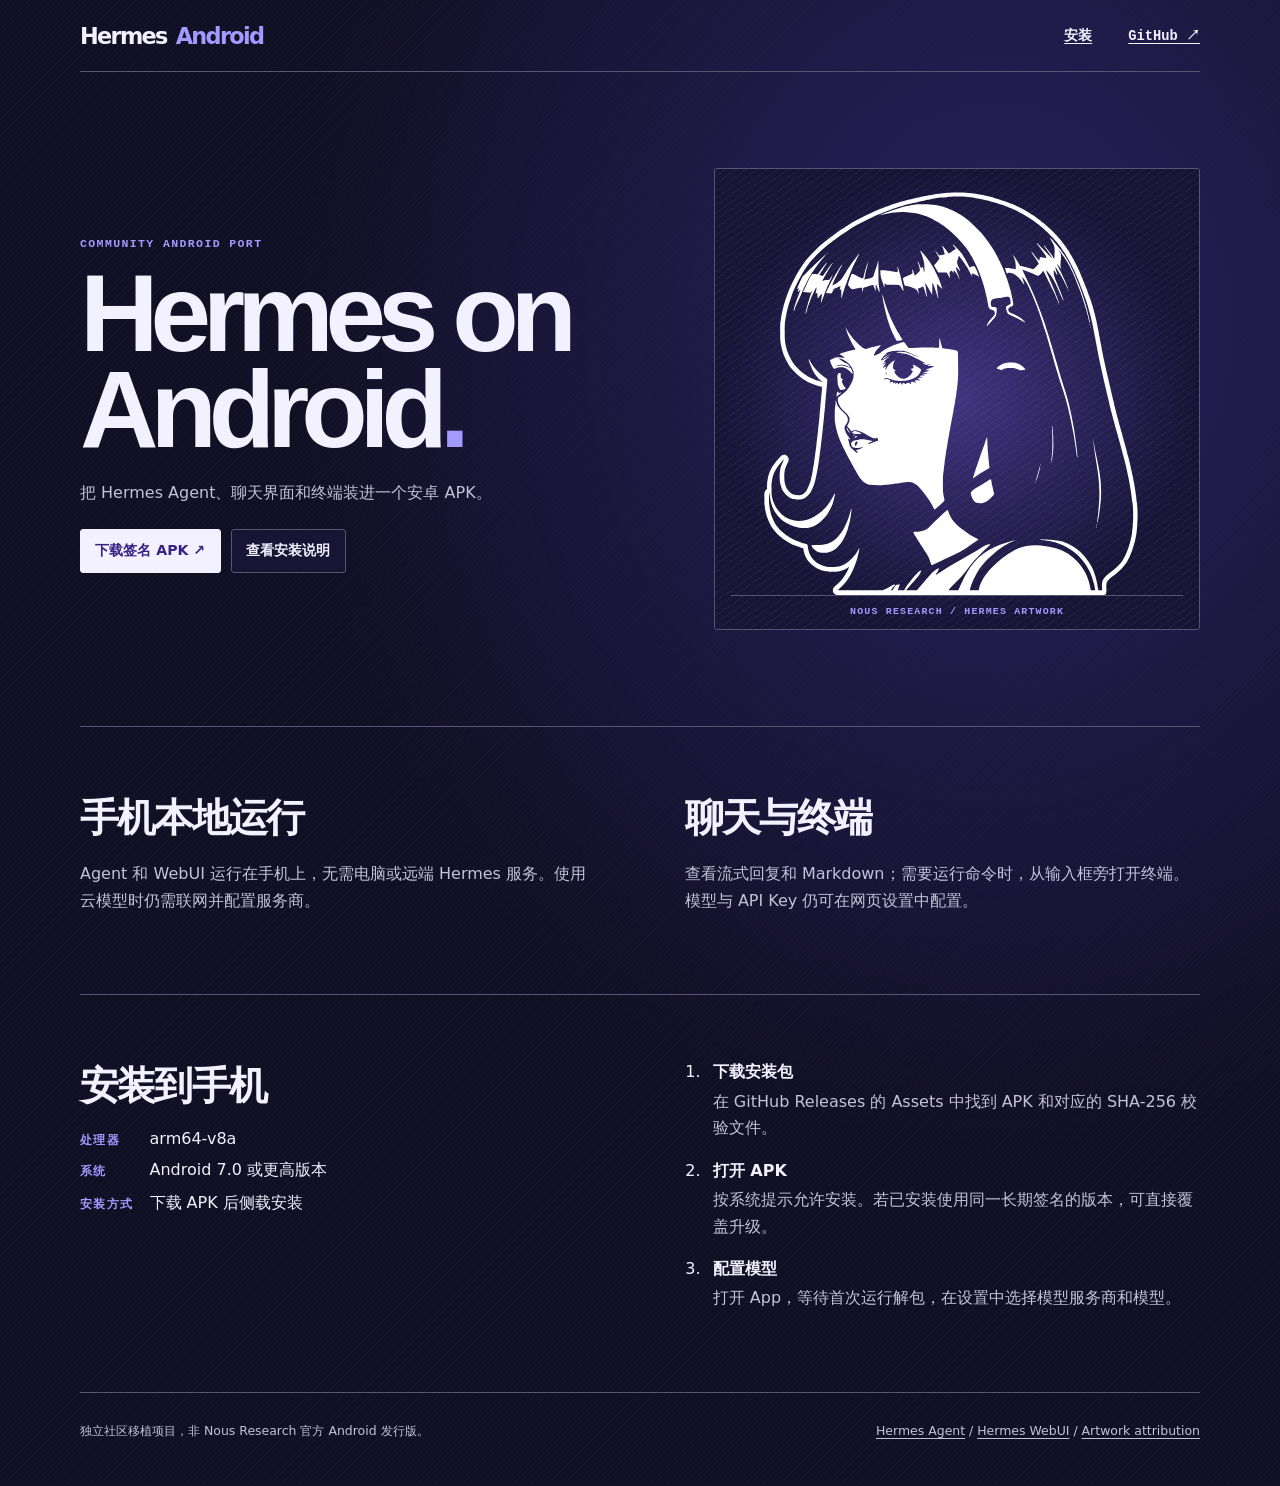
<file: docs/index.html>
<!doctype html>
<html lang="zh-CN">
<head>
<meta charset="utf-8"><meta name="viewport" content="width=device-width,initial-scale=1">
<meta name="description" content="Hermes Android 社区移植版。把 Hermes Agent、聊天界面和终端装进一个安卓 APK。">
<title>Hermes Android | 社区移植版</title>
<link rel="icon" href="assets/nous-girl.png"><link rel="stylesheet" href="style.css">
</head>
<body>
<a class="skip" href="#main">跳到正文</a>
<header class="frame mast"><a class="brand" href="./">Hermes<span>Android</span></a><nav aria-label="主导航"><a href="#install">安装</a><a href="https://github.com/HKLHaoBin/hermes-android">GitHub ↗</a></nav></header>
<main id="main" class="frame">
<section class="hero" aria-labelledby="hero-title">
<div class="hero-copy"><p class="label">COMMUNITY ANDROID PORT</p><h1 id="hero-title">Hermes on<br>Android<span>.</span></h1><p class="lead">把 Hermes Agent、聊天界面和终端装进一个安卓 APK。</p><div class="actions"><a class="button" href="https://github.com/HKLHaoBin/hermes-android/releases/latest">下载签名 APK ↗</a><a class="button secondary" href="#install">查看安装说明</a></div></div>
<figure class="print"><img src="assets/nous-girl.svg" width="500" height="500" alt="Hermes 的黑白版画少女头像"><figcaption>NOUS RESEARCH / HERMES ARTWORK</figcaption></figure>
</section>
<section class="features" aria-label="主要功能"><article><h2>手机本地运行</h2><p>Agent 和 WebUI 运行在手机上，无需电脑或远端 Hermes 服务。使用云模型时仍需联网并配置服务商。</p></article><article><h2>聊天与终端</h2><p>查看流式回复和 Markdown；需要运行命令时，从输入框旁打开终端。模型与 API Key 仍可在网页设置中配置。</p></article></section>
<section id="install" class="install" aria-labelledby="install-title"><div><h2 id="install-title">安装到手机</h2><dl><dt>处理器</dt><dd>arm64-v8a</dd><dt>系统</dt><dd>Android 7.0 或更高版本</dd><dt>安装方式</dt><dd>下载 APK 后侧载安装</dd></dl></div><ol><li><strong>下载安装包</strong><p>在 GitHub Releases 的 Assets 中找到 APK 和对应的 SHA-256 校验文件。</p></li><li><strong>打开 APK</strong><p>按系统提示允许安装。若已安装使用同一长期签名的版本，可直接覆盖升级。</p></li><li><strong>配置模型</strong><p>打开 App，等待首次运行解包，在设置中选择模型服务商和模型。</p></li></ol></section>
</main>
<footer class="frame footer"><p>独立社区移植项目，非 Nous Research 官方 Android 发行版。</p><p><a href="https://github.com/NousResearch/hermes-agent">Hermes Agent</a> / <a href="https://github.com/nesquena/hermes-webui">Hermes WebUI</a> / <a href="assets/NOUS-LICENSE.txt">Artwork attribution</a></p></footer>
</body></html>
</file>
<file: docs/style.css>
:root{color-scheme:dark;--paper:#f3f1ff;--muted:#c4c1d9;--edge:#595474;--ink:#171434;--glow:#a29aff;font-family:system-ui,sans-serif;background:#110f24;color:var(--paper)}*{box-sizing:border-box}body{margin:0;background:radial-gradient(ellipse at 78% 22%,#29215f 0,transparent 50%),repeating-linear-gradient(135deg,#ffffff04 0 1px,transparent 1px 4px),#110f24}a{color:inherit;text-underline-offset:.25em}a:focus-visible{outline:3px solid var(--glow);outline-offset:4px}.frame{width:min(1120px,calc(100% - 3rem));margin:auto}.mast,.footer{display:flex;align-items:center;justify-content:space-between;gap:1rem;border-bottom:1px solid var(--edge)}.mast{height:72px}.brand{font-size:1.4rem;font-weight:730;letter-spacing:-.075em;text-decoration:none}.brand span{color:var(--glow);margin-left:.4em}.mast nav{display:flex;gap:clamp(.85rem,4vw,2.25rem);font:600 .86rem ui-monospace,monospace}.hero{display:grid;grid-template-columns:1.08fr .92fr;gap:clamp(1.5rem,5vw,5rem);align-items:center;padding:clamp(3rem,8vw,6rem) 0}.label,figcaption,dt{font:600 .72rem ui-monospace,monospace;letter-spacing:.12em;color:var(--glow)}h1{font:600 clamp(3.65rem,8.5vw,8.1rem)/.88 'Arial Narrow','Aptos Narrow','Franklin Gothic Medium',sans-serif;letter-spacing:-.075em;margin:1rem 0 1.4rem}h1 span{color:var(--glow)}.lead,p,li{line-height:1.65}.lead{color:var(--muted);margin:0 0 1.4rem}.actions{display:flex;gap:.65rem;flex-wrap:wrap}.button{display:inline-flex;align-items:center;min-height:44px;padding:.55rem .9rem;border:1px solid var(--paper);border-radius:3px;background:var(--paper);color:#352083;font-size:.88rem;font-weight:750;text-decoration:none;white-space:nowrap}.button.secondary{background:var(--ink);color:var(--paper);border-color:var(--edge)}.button:hover{background:#ded9ff;color:#25145d}.print{margin:0;padding:1rem 1rem .75rem;border:1px solid var(--edge);border-radius:3px;background:repeating-linear-gradient(145deg,#9587ff15 0 1px,transparent 1px 6px),radial-gradient(#413480,#171434 70%)}.print img{display:block;width:100%;height:auto;max-height:410px;object-fit:contain}.print figcaption{border-top:1px solid var(--edge);padding-top:.65rem;text-align:center;font-size:.62rem}.features,.install{display:grid;grid-template-columns:1fr 1fr;gap:clamp(1.5rem,7vw,6rem);border-top:1px solid var(--edge);padding:clamp(2rem,6vw,4rem) 0}.features h2,.install h2{margin:0 0 1rem;font-weight:680;letter-spacing:-.045em;font-size:clamp(1.5rem,4vw,2.45rem)}.features p,.install p,.footer{color:var(--muted)}.install dl{display:grid;grid-template-columns:max-content 1fr;align-items:baseline;gap:.75rem 1rem}.install dd{margin:0}.install ol{margin:0;padding-left:1.3rem}.install li{padding-left:.45rem;margin-bottom:1rem}.install li p{margin:.2rem 0}.footer{border-bottom:0;border-top:1px solid var(--edge);align-items:flex-start;padding:1rem 0 2rem;font-size:.78rem;flex-wrap:wrap}.skip{position:absolute;top:.5rem;left:.5rem;background:var(--paper);color:var(--ink);padding:.5rem;transform:translateY(-180%)}.skip:focus{transform:none}@media(max-width:720px){.frame{width:calc(100% - 2rem)}.hero,.features,.install{grid-template-columns:1fr}.hero{padding:2.75rem 0;gap:1.75rem}.print img{max-height:275px}.mast{height:62px}.footer{gap:.25rem}}
</file>
